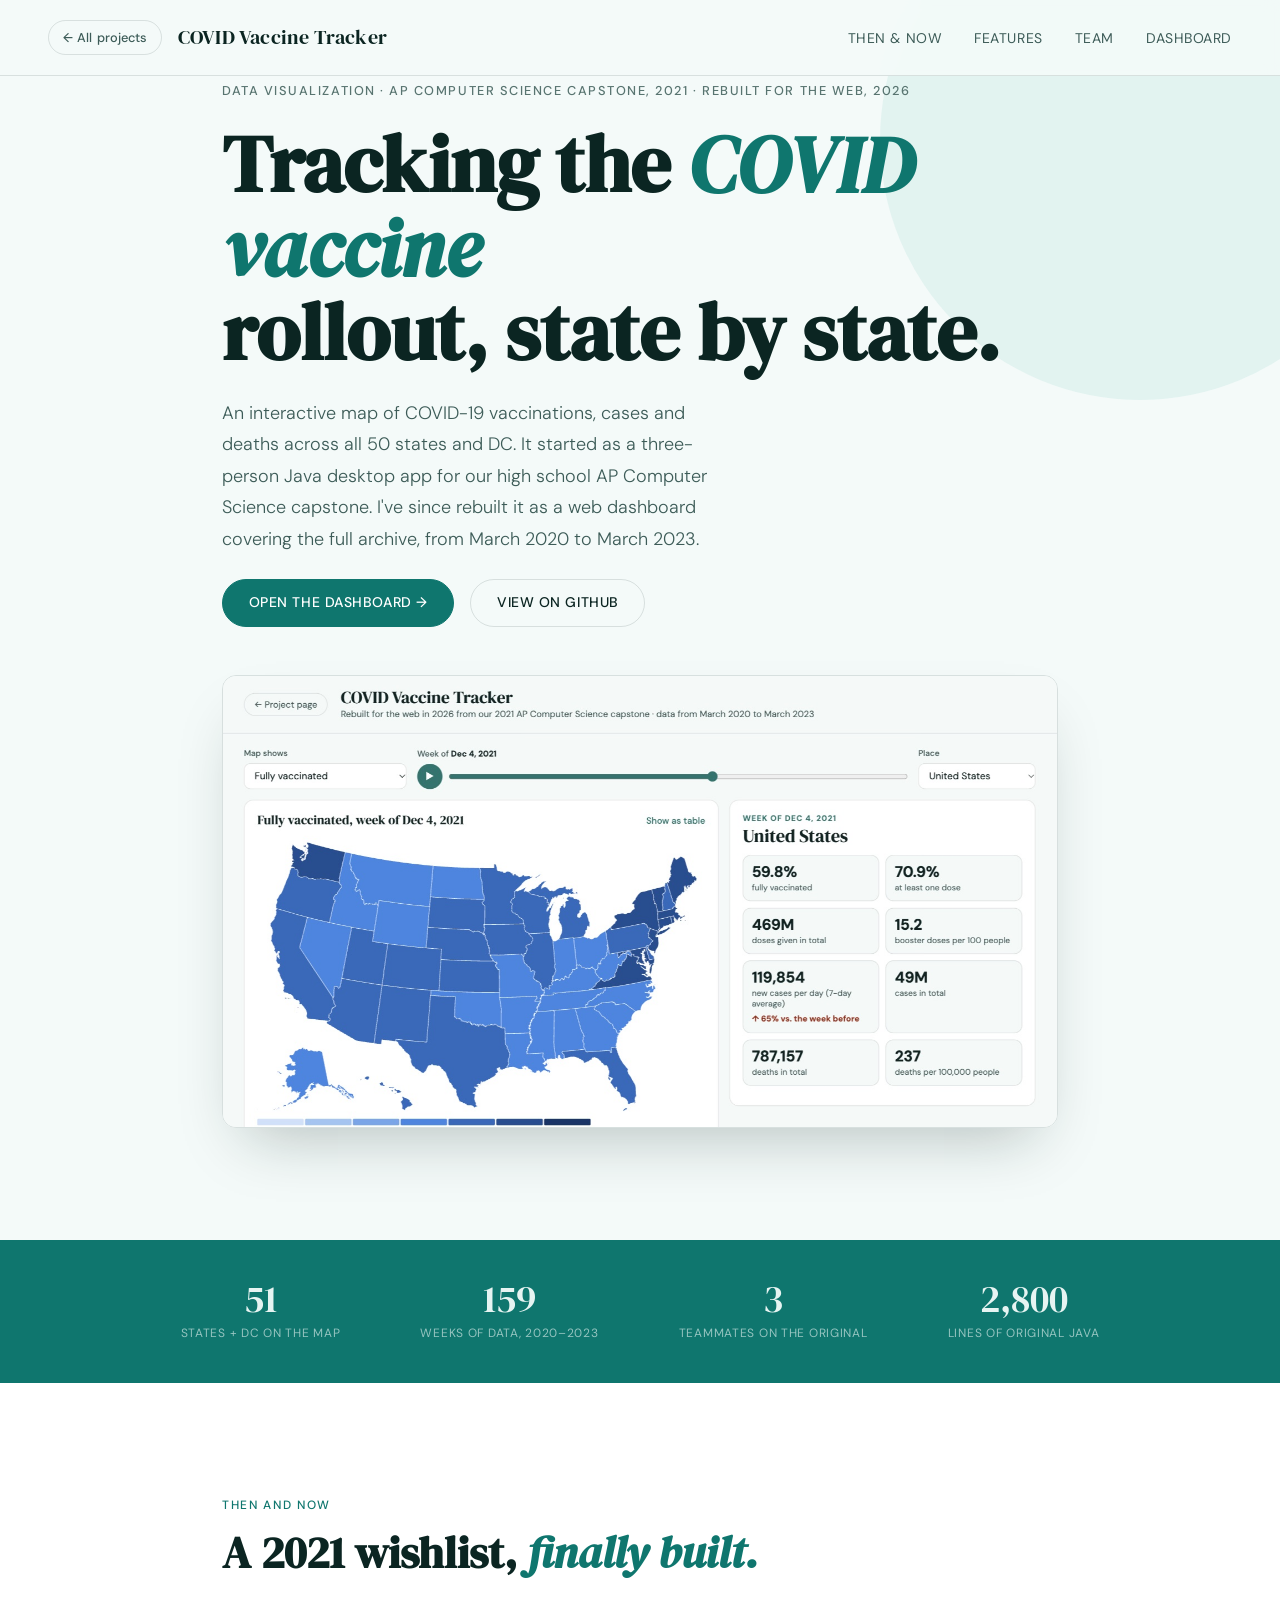
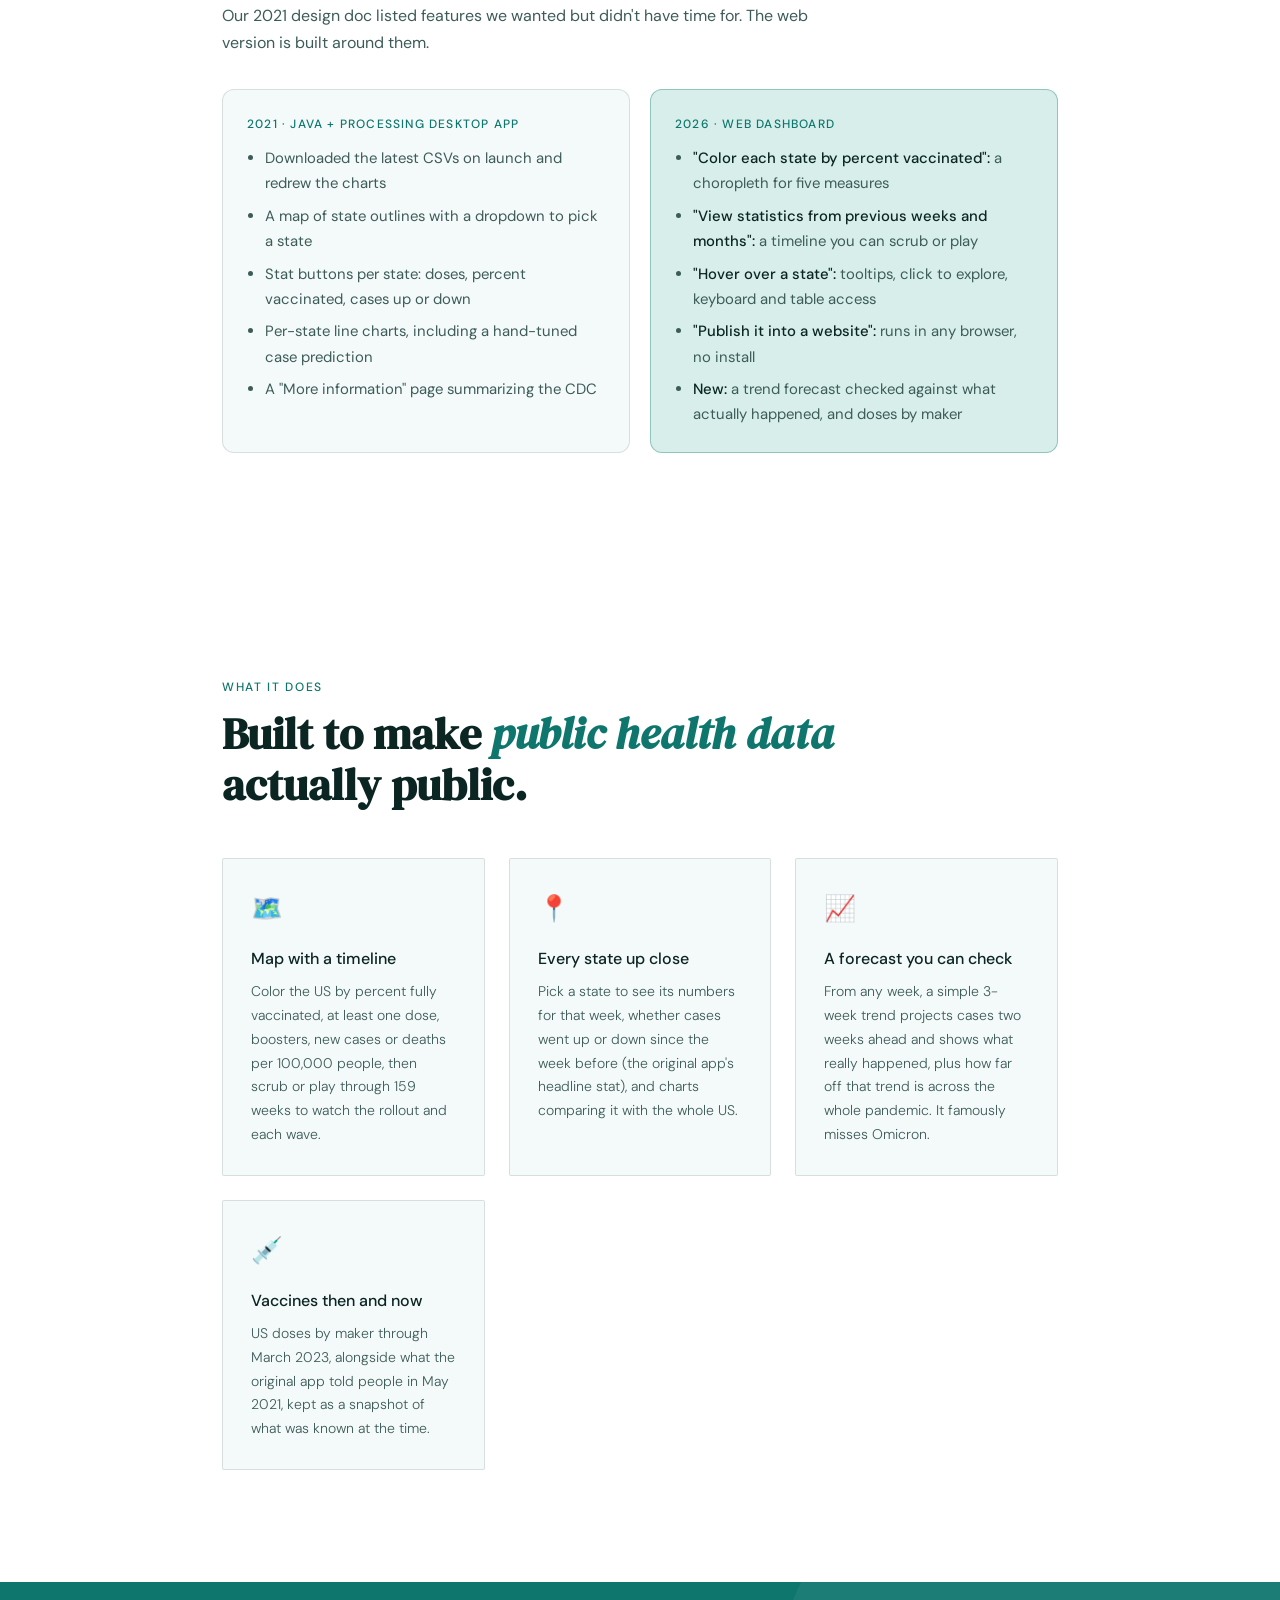
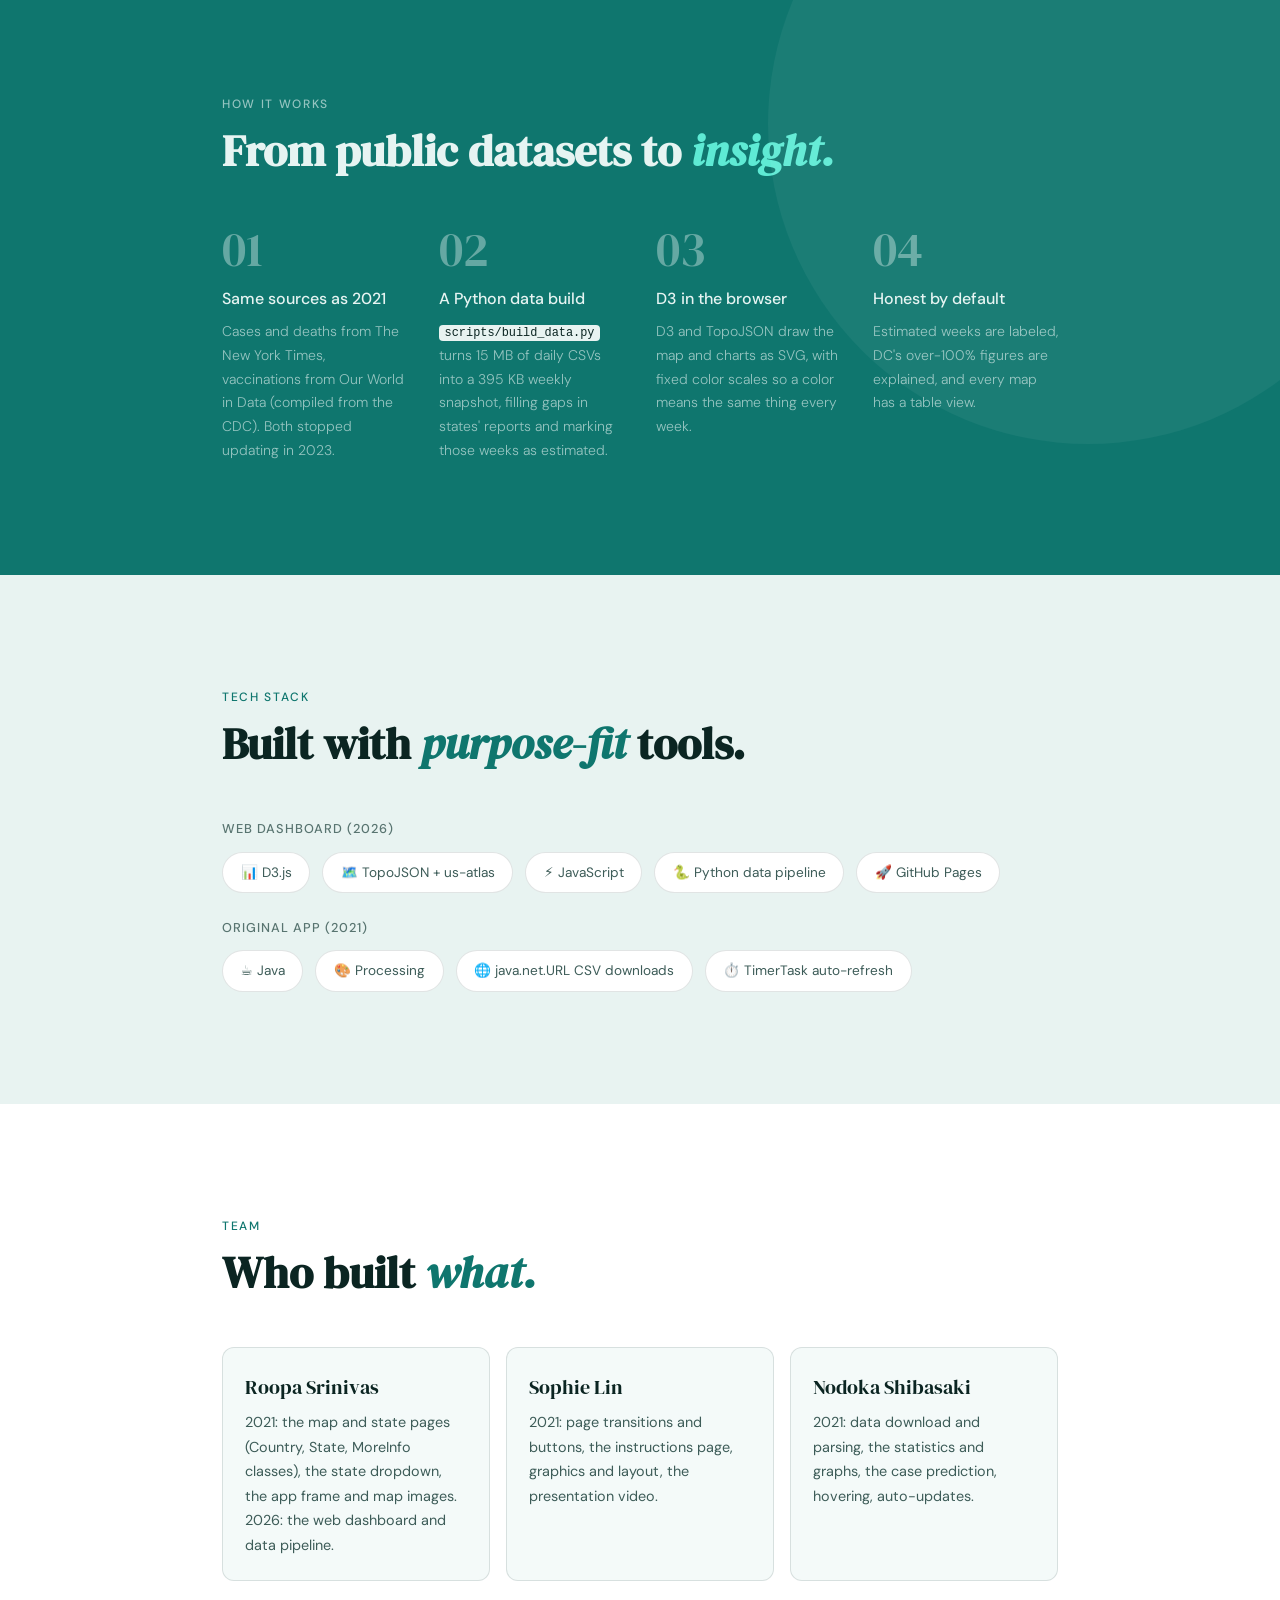
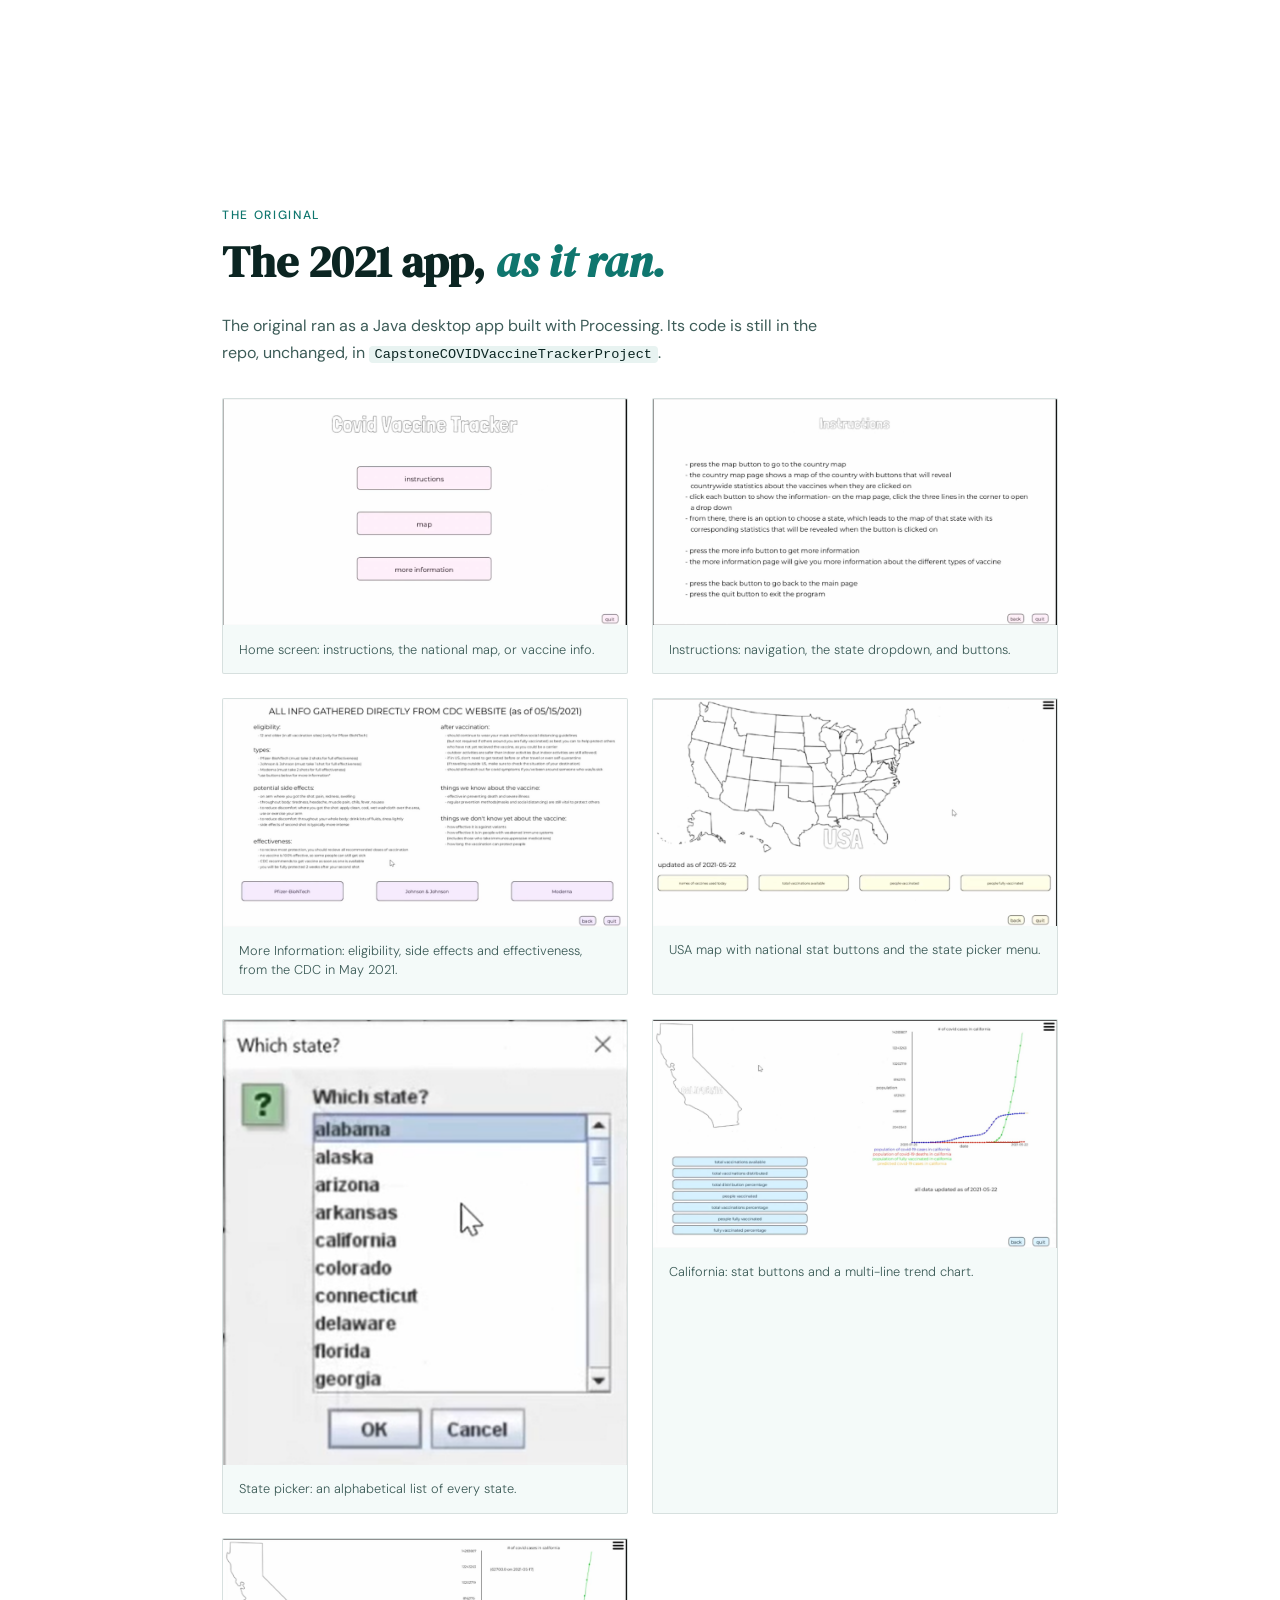
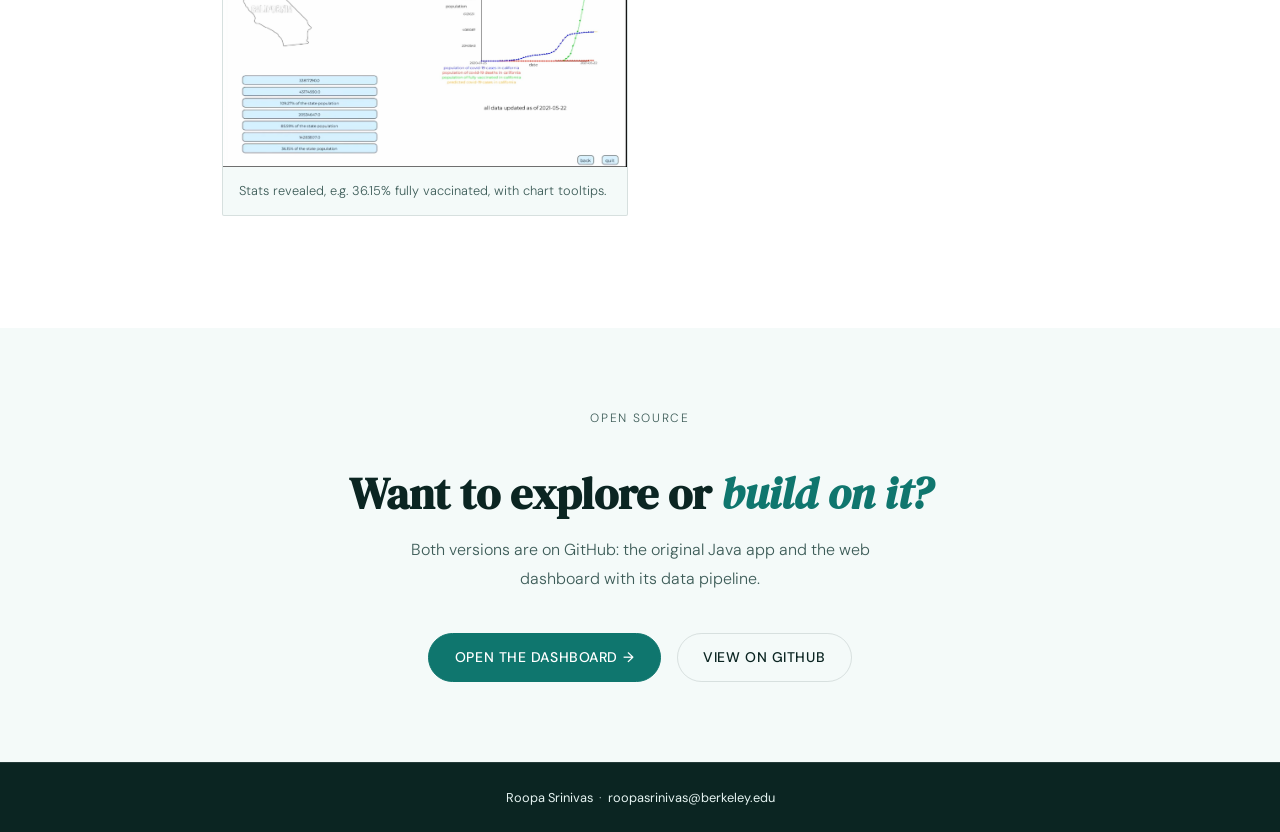
<file: index.html>
<!DOCTYPE html>
<html lang="en">
<head>
<meta charset="UTF-8" />
<meta name="viewport" content="width=device-width, initial-scale=1.0"/>
<meta name="theme-color" content="#0A1716" media="(prefers-color-scheme: dark)"/>
<meta name="theme-color" content="#F4FAF9" media="(prefers-color-scheme: light)"/>
<title>COVID Vaccine Tracker - Roopa Srinivas</title>
<meta name="description" content="An interactive map of COVID-19 vaccinations, cases and deaths by US state, 2020–2023. An AP Computer Science capstone from 2021, rebuilt for the web."/>
<link href="https://fonts.googleapis.com/css2?family=DM+Serif+Display:ital@0;1&family=DM+Sans:wght@300;400;500&display=swap" rel="stylesheet"/>
<style>
*, *::before, *::after { box-sizing: border-box; margin: 0; padding: 0; }
/* Public-health teal. Dark by default; light for devices set to light mode. */
:root {
  color-scheme: dark;
  --bg: #0A1716;
  --surface: #10211F;
  --surface2: #152A27;
  --ink: #E6F4F2;
  --ink2: #A9C6C2;
  --ink3: #7E9C98;
  --accent: #2EC4B6;
  --accent-hover: #5FD8CB;
  --on-accent: #032420;
  --accent-soft: rgba(46,196,182,0.16);
  --accent-line: rgba(46,196,182,0.45);
  --second: #F4A261;
  --border: rgba(230,244,242,0.12);
  --nav-bg: rgba(10,23,22,0.92);
  --band: #0F3F3A;
  --deep: #061110;
  --on-deep: #E6F4F2;
  --on-deep2: rgba(230,244,242,0.62);
  --on-deep3: rgba(230,244,242,0.4);
  --deep-em: #5EEAD4;
  --deep-glow: rgba(255,255,255,0.05);
  --deep-line: rgba(255,255,255,0.1);
  --shadow: rgba(0,0,0,0.5);
  --serif: 'DM Serif Display', Georgia, serif;
  --sans: 'DM Sans', system-ui, sans-serif;
}
@media (prefers-color-scheme: light) {
  :root {
    color-scheme: light;
    --bg: #F4FAF9;
    --surface: #FFFFFF;
    --surface2: #E8F3F1;
    --ink: #0B2522;
    --ink2: #3D5C58;
    --ink3: #587470;
    --accent: #0F766E;
    --accent-hover: #115E59;
    --on-accent: #FFFFFF;
    --accent-soft: #D7EEEB;
    --accent-line: rgba(15,118,110,0.35);
    --second: #C2410C;
    --border: rgba(11,37,34,0.12);
    --nav-bg: rgba(244,250,249,0.93);
    --band: #0F766E;
    --deep: #0B2522;
    --shadow: rgba(11,37,34,0.28);
  }
}
html { scroll-behavior: smooth; }
body { font-family: var(--sans); background: var(--bg); color: var(--ink); font-size: 16px; line-height: 1.7; }

nav {
  position: fixed; top: 0; left: 0; right: 0; z-index: 100;
  display: flex; align-items: center; justify-content: space-between;
  padding: 1.25rem 3rem;
  background: var(--nav-bg);
  backdrop-filter: blur(8px);
  border-bottom: 1px solid var(--border);
}
.nav-logo { font-family: var(--serif); font-size: 1.25rem; color: var(--ink); text-decoration: none; letter-spacing: 0.01em; }
.nav-links { display: flex; gap: 2rem; list-style: none; }
.nav-links a { font-size: 0.875rem; font-weight: 400; color: var(--ink2); text-decoration: none; letter-spacing: 0.04em; text-transform: uppercase; transition: color 0.2s; }
.nav-links a:hover { color: var(--accent); }

section { padding: 7rem 0; }
.container { max-width: 900px; margin: 0 auto; padding: 0 2rem; }

#hero { min-height: 100vh; display: flex; align-items: center; padding-top: 5rem; background: var(--bg); position: relative; overflow: hidden; }
#hero::before { content: ''; position: absolute; top: -120px; right: -120px; width: 520px; height: 520px; border-radius: 50%; background: var(--accent-soft); opacity: 0.6; pointer-events: none; }

.hero-eyebrow { font-size: 0.8rem; font-weight: 500; letter-spacing: 0.12em; text-transform: uppercase; color: var(--ink3); margin-bottom: 1.25rem; }
.hero-name { font-family: var(--serif); font-size: clamp(2.5rem, 7vw, 5rem); line-height: 1.05; color: var(--ink); margin-bottom: 1.5rem; }
.hero-name em { font-style: italic; color: var(--accent); }
.hero-desc { font-size: 1.125rem; color: var(--ink2); max-width: 520px; margin-bottom: 1.5rem; font-weight: 300; line-height: 1.75; }
.hero-links { display: flex; gap: 1rem; flex-wrap: wrap; align-items: center; }


.btn { display: inline-flex; align-items: center; gap: 0.4rem; padding: 0.7rem 1.6rem; border-radius: 100px; font-size: 0.875rem; font-weight: 500; letter-spacing: 0.04em; text-transform: uppercase; text-decoration: none; transition: all 0.2s; cursor: pointer; }
.btn-primary { background: var(--accent); color: var(--on-accent); border: 1.5px solid var(--accent); }
.btn-primary:hover { background: var(--accent-hover); border-color: var(--accent-hover); }
.btn-outline { background: transparent; color: var(--ink); border: 1.5px solid var(--border); }
.btn-outline:hover { border-color: var(--ink2); color: var(--accent); }

.section-label { font-size: 0.75rem; font-weight: 500; letter-spacing: 0.14em; text-transform: uppercase; color: var(--accent); margin-bottom: 0.75rem; }
.section-title { font-family: var(--serif); font-size: clamp(2rem, 4vw, 2.75rem); line-height: 1.15; color: var(--ink); margin-bottom: 3rem; }
.section-title em { font-style: italic; color: var(--accent); }

/* STATS */
.stats-strip { background: var(--band); padding: 2.5rem 3rem; display: flex; justify-content: center; gap: 5rem; flex-wrap: wrap; }
.stat { text-align: center; }
.stat-num { font-family: var(--serif); font-size: 2.4rem; color: var(--on-deep); line-height: 1; margin-bottom: 0.3rem; }
.stat-label { font-size: 0.75rem; color: var(--on-deep2); letter-spacing: 0.06em; text-transform: uppercase; }

/* FEATURES */
#features { background: var(--surface); }
.features-grid { display: grid; grid-template-columns: repeat(auto-fit, minmax(260px, 1fr)); gap: 1.5rem; }
.feature-card { padding: 1.75rem; border: 1px solid var(--border); border-radius: 2px; background: var(--bg); transition: border-color 0.2s, transform 0.2s; }
.feature-card:hover { border-color: var(--accent); transform: translateY(-2px); }
.feature-icon { font-size: 1.6rem; margin-bottom: 0.9rem; }
.feature-title { font-size: 1rem; font-weight: 500; color: var(--ink); margin-bottom: 0.5rem; }
.feature-desc { font-size: 0.875rem; color: var(--ink2); font-weight: 300; line-height: 1.7; }

/* HOW */
#how { background: var(--band); position: relative; overflow: hidden; }
#how::before { content: ''; position: absolute; top: -30%; right: -10%; width: 50vw; height: 50vw; border-radius: 50%; background: var(--deep-glow); pointer-events: none; }
#how .section-label { color: var(--on-deep2); }
#how .section-title { color: var(--on-deep); }
#how .section-title em { color: var(--deep-em); }
.steps { display: grid; grid-template-columns: repeat(4, 1fr); gap: 2rem; position: relative; z-index: 1; }
.step-num { font-family: var(--serif); font-size: 3rem; color: var(--on-deep3); line-height: 1; margin-bottom: 0.75rem; }
.step-title { font-size: 1rem; font-weight: 500; color: var(--on-deep); margin-bottom: 0.5rem; }
.step-desc { font-size: 0.875rem; font-weight: 300; color: var(--on-deep2); line-height: 1.7; }

/* TECH */
#tech { background: var(--surface2); }
.tech-grid { display: flex; flex-wrap: wrap; gap: 0.75rem; margin-top: 0.5rem; }
.tech-pill { display: inline-flex; align-items: center; gap: 0.5rem; padding: 0.5rem 1.1rem; background: var(--surface); border: 1px solid var(--border); border-radius: 100px; font-size: 0.85rem; color: var(--ink2); transition: border-color 0.2s, background 0.2s; }
.tech-pill:hover { border-color: var(--accent); background: var(--accent-soft); color: var(--accent); }

/* DEMO */
#demo { background: var(--deep); position: relative; overflow: hidden; }
#demo::before { content: ''; position: absolute; bottom: -20%; left: -10%; width: 45vw; height: 45vw; border-radius: 50%; background: var(--accent-soft); pointer-events: none; }
.demo-inner { position: relative; z-index: 1; }
#demo .section-label { color: var(--deep-em); }
#demo .section-title { color: var(--on-deep); }
#demo .section-title em { color: var(--deep-em); }
#demo .section-sub { font-size: 0.95rem; font-weight: 300; color: var(--on-deep2); max-width: 520px; line-height: 1.8; margin-bottom: 2.5rem; }
.demo-link { display: inline-block; background: var(--accent); color: var(--on-accent); padding: 0.7rem 1.6rem; border-radius: 100px; text-decoration: none; font-size: 0.875rem; font-weight: 500; letter-spacing: 0.04em; text-transform: uppercase; transition: background 0.2s; margin-bottom: 3rem; }
.demo-link:hover { background: var(--accent-hover); }
.demo-steps { display: grid; grid-template-columns: repeat(auto-fit, minmax(200px, 1fr)); gap: 1.2rem; }
.demo-step { background: var(--deep-glow); border: 1px solid var(--deep-line); border-radius: 2px; padding: 1.4rem; transition: border-color 0.2s; }
.demo-step:hover { border-color: var(--deep-em); }
.demo-step-num { background: var(--accent); color: var(--on-accent); width: 26px; height: 26px; border-radius: 50%; display: flex; align-items: center; justify-content: center; font-size: 0.75rem; font-weight: 500; margin-bottom: 0.8rem; }
.demo-step h4 { font-size: 0.9rem; font-weight: 500; color: var(--on-deep); margin-bottom: 0.35rem; }
.demo-step p { font-size: 0.82rem; color: var(--on-deep2); line-height: 1.6; font-weight: 300; }

/* GALLERY */
#gallery { background: var(--surface); }
.screenshot-grid { display: grid; grid-template-columns: repeat(auto-fit, minmax(280px, 1fr)); gap: 1.5rem; }
.screenshot-card { border: 1px solid var(--border); border-radius: 2px; overflow: hidden; background: var(--bg); transition: border-color 0.2s, transform 0.2s; }
.screenshot-card:hover { border-color: var(--accent); transform: translateY(-2px); }
.screenshot-card img { width: 100%; display: block; }
.screenshot-caption { padding: 0.9rem 1rem; font-size: 0.8rem; color: var(--ink2); font-weight: 300; line-height: 1.5; }

/* CTA */
#cta { background: var(--bg); text-align: center; padding: 5rem 0; }
#cta .section-title { margin: 0 auto 1rem; }
#cta p { color: var(--ink2); max-width: 480px; margin: 0 auto 2.5rem; font-weight: 300; line-height: 1.8; }
.cta-buttons { display: flex; justify-content: center; gap: 1rem; flex-wrap: wrap; }

footer { background: var(--deep); border-top: 1px solid var(--deep-line); text-align: center; padding: 1.5rem; font-size: 0.8rem; color: var(--on-deep2); }
footer a { color: var(--on-deep); text-decoration: none; }
footer a:hover { color: var(--deep-em); }

@media (max-width: 700px) {
  nav { padding: 1rem 1.5rem; }
  .nav-links { gap: 1.25rem; }
  .steps { grid-template-columns: 1fr 1fr; }
  .stats-strip { gap: 2.5rem; padding: 2rem; }
  section { padding: 5rem 0; }
}
@keyframes fadeUp { from { opacity: 0; transform: translateY(24px); } to { opacity: 1; transform: translateY(0); } }
.hero-eyebrow { animation: fadeUp 0.6s ease both; }
.hero-name { animation: fadeUp 0.6s 0.1s ease both; }
.hero-desc { animation: fadeUp 0.6s 0.2s ease both; }
.hero-links { animation: fadeUp 0.6s 0.3s ease both; }
/* Back to the projects on roopa-srinivas.github.io, on every project page. */
.nav-left { display: flex; align-items: center; gap: 1rem; min-width: 0; }
.nav-back { display: inline-flex; align-items: center; gap: 0.3rem; font-size: 0.8rem; font-weight: 500; color: var(--ink2); text-decoration: none; padding: 0.35rem 0.85rem; border: 1px solid var(--border); border-radius: 999px; white-space: nowrap; transition: color 0.2s, border-color 0.2s; }
.nav-back:hover { color: var(--accent); border-color: var(--accent); }
@media (max-width: 700px) {
  .nav-back .long { display: none; }
  .nav-logo { white-space: nowrap; font-size: 1.05rem; }
  /* Too many section links for a phone; the back button and title stay. */
  .nav-links { display: none; }
}
/* Rebuild additions: dashboard preview, then-and-now, team. */
.hero-shot { display: block; margin-top: 3rem; border-radius: 14px; overflow: hidden; border: 1px solid var(--border); box-shadow: 0 30px 60px -24px var(--shadow); transition: transform 0.25s; }
.hero-shot:hover { transform: translateY(-3px); }
.hero-shot img { display: block; width: 100%; height: auto; }
.section-sub { color: var(--ink2); max-width: 620px; margin: -1.5rem 0 2rem; }
code { font-size: 0.85em; color: var(--ink); background: var(--surface2); padding: 0.05rem 0.35rem; border-radius: 4px; }
#story { background: var(--surface); }
.then-now { display: grid; grid-template-columns: 1fr 1fr; gap: 1.25rem; }
.era { border: 1px solid var(--border); border-radius: 12px; padding: 1.5rem; background: var(--bg); }
.era.now { border-color: var(--accent-line); background: var(--accent-soft); }
.era-label { font-size: 0.75rem; font-weight: 500; letter-spacing: 0.1em; text-transform: uppercase; color: var(--accent); margin-bottom: 0.75rem; }
.era ul { padding-left: 1.1rem; display: grid; gap: 0.45rem; font-size: 0.93rem; color: var(--ink2); }
.era strong { color: var(--ink); font-weight: 500; }
.tech-era { font-size: 0.8rem; font-weight: 500; letter-spacing: 0.08em; text-transform: uppercase; color: var(--ink3); margin: 1.5rem 0 0.75rem; }
.tech-era:first-of-type { margin-top: 0; }
#team { background: var(--surface); }
.team-grid { display: grid; grid-template-columns: repeat(auto-fit, minmax(240px, 1fr)); gap: 1rem; }
.team-card { border: 1px solid var(--border); border-radius: 12px; padding: 1.4rem; background: var(--bg); }
.team-card h3 { font-family: var(--serif); font-weight: 400; font-size: 1.25rem; margin-bottom: 0.4rem; }
.team-card p { font-size: 0.9rem; color: var(--ink2); }
@media (max-width: 700px) { .then-now { grid-template-columns: 1fr; } }
</style>
</head>
<body>

<nav>
  <div class="nav-left">
    <a class="nav-back" href="https://roopa-srinivas.github.io/#projects" aria-label="All projects by Roopa Srinivas">← <span class="long">All </span>projects</a>
    <a class="nav-logo" href="#">COVID Vaccine Tracker</a>
  </div>
  <ul class="nav-links">
    <li><a href="#story">Then &amp; Now</a></li>
    <li><a href="#features">Features</a></li>
    <li><a href="#team">Team</a></li>
    <li><a href="dashboard/">Dashboard</a></li>
  </ul>
</nav>

<section id="hero">
  <div class="container">
    <p class="hero-eyebrow">Data Visualization · AP Computer Science Capstone, 2021 · Rebuilt for the web, 2026</p>
    <h1 class="hero-name">Tracking the <em>COVID vaccine</em><br>rollout, state by state.</h1>
    <p class="hero-desc">An interactive map of COVID-19 vaccinations, cases and deaths across all 50 states and DC. It started as a three-person Java desktop app for our high school AP Computer Science capstone. I've since rebuilt it as a web dashboard covering the full archive, from March 2020 to March 2023.</p>
    <div class="hero-links">
      <a class="btn btn-primary" href="dashboard/">Open the dashboard →</a>
      <a class="btn btn-outline" href="https://github.com/roopa-srinivas/COVIDVaccineTracker" target="_blank" rel="noopener">View on GitHub</a>
    </div>
    <a class="hero-shot" href="dashboard/" aria-label="Open the dashboard">
      <picture>
        <source srcset="dashboard-preview.jpg" media="(prefers-color-scheme: light)"/>
        <img src="dashboard-preview-dark.jpg" width="1504" height="812" alt="The dashboard: a US map colored by percent fully vaccinated in December 2021, a timeline slider, and US totals such as 59.8% fully vaccinated and 469 million doses given."/>
      </picture>
    </a>
  </div>
</section>

<div class="stats-strip">
  <div class="stat"><div class="stat-num">51</div><div class="stat-label">States + DC on the map</div></div>
  <div class="stat"><div class="stat-num">159</div><div class="stat-label">Weeks of data, 2020–2023</div></div>
  <div class="stat"><div class="stat-num">3</div><div class="stat-label">Teammates on the original</div></div>
  <div class="stat"><div class="stat-num">2,800</div><div class="stat-label">Lines of original Java</div></div>
</div>

<section id="story">
  <div class="container">
    <p class="section-label">Then and now</p>
    <h2 class="section-title">A 2021 wishlist, <em>finally built.</em></h2>
    <p class="section-sub">Our 2021 design doc listed features we wanted but didn't have time for. The web version is built around them.</p>
    <div class="then-now">
      <div class="era">
        <p class="era-label">2021 · Java + Processing desktop app</p>
        <ul>
          <li>Downloaded the latest CSVs on launch and redrew the charts</li>
          <li>A map of state outlines with a dropdown to pick a state</li>
          <li>Stat buttons per state: doses, percent vaccinated, cases up or down</li>
          <li>Per-state line charts, including a hand-tuned case prediction</li>
          <li>A "More information" page summarizing the CDC</li>
        </ul>
      </div>
      <div class="era now">
        <p class="era-label">2026 · Web dashboard</p>
        <ul>
          <li><strong>"Color each state by percent vaccinated":</strong> a choropleth for five measures</li>
          <li><strong>"View statistics from previous weeks and months":</strong> a timeline you can scrub or play</li>
          <li><strong>"Hover over a state":</strong> tooltips, click to explore, keyboard and table access</li>
          <li><strong>"Publish it into a website":</strong> runs in any browser, no install</li>
          <li><strong>New:</strong> a trend forecast checked against what actually happened, and doses by maker</li>
        </ul>
      </div>
    </div>
  </div>
</section>

<section id="features">
  <div class="container">
    <p class="section-label">What it does</p>
    <h2 class="section-title">Built to make <em>public health data</em><br>actually public.</h2>
    <div class="features-grid">
      <div class="feature-card"><div class="feature-icon">🗺️</div><div class="feature-title">Map with a timeline</div><p class="feature-desc">Color the US by percent fully vaccinated, at least one dose, boosters, new cases or deaths per 100,000 people, then scrub or play through 159 weeks to watch the rollout and each wave.</p></div>
      <div class="feature-card"><div class="feature-icon">📍</div><div class="feature-title">Every state up close</div><p class="feature-desc">Pick a state to see its numbers for that week, whether cases went up or down since the week before (the original app's headline stat), and charts comparing it with the whole US.</p></div>
      <div class="feature-card"><div class="feature-icon">📈</div><div class="feature-title">A forecast you can check</div><p class="feature-desc">From any week, a simple 3-week trend projects cases two weeks ahead and shows what really happened, plus how far off that trend is across the whole pandemic. It famously misses Omicron.</p></div>
      <div class="feature-card"><div class="feature-icon">💉</div><div class="feature-title">Vaccines then and now</div><p class="feature-desc">US doses by maker through March 2023, alongside what the original app told people in May 2021, kept as a snapshot of what was known at the time.</p></div>
    </div>
  </div>
</section>

<section id="how">
  <div class="container">
    <p class="section-label">How it works</p>
    <h2 class="section-title">From public datasets to <em>insight.</em></h2>
    <div class="steps">
      <div class="step"><div class="step-num">01</div><div class="step-title">Same sources as 2021</div><p class="step-desc">Cases and deaths from The New York Times, vaccinations from Our World in Data (compiled from the CDC). Both stopped updating in 2023.</p></div>
      <div class="step"><div class="step-num">02</div><div class="step-title">A Python data build</div><p class="step-desc"><code>scripts/build_data.py</code> turns 15 MB of daily CSVs into a 395 KB weekly snapshot, filling gaps in states' reports and marking those weeks as estimated.</p></div>
      <div class="step"><div class="step-num">03</div><div class="step-title">D3 in the browser</div><p class="step-desc">D3 and TopoJSON draw the map and charts as SVG, with fixed color scales so a color means the same thing every week.</p></div>
      <div class="step"><div class="step-num">04</div><div class="step-title">Honest by default</div><p class="step-desc">Estimated weeks are labeled, DC's over-100% figures are explained, and every map has a table view.</p></div>
    </div>
  </div>
</section>

<section id="tech">
  <div class="container">
    <p class="section-label">Tech Stack</p>
    <h2 class="section-title">Built with <em>purpose-fit</em> tools.</h2>
    <p class="tech-era">Web dashboard (2026)</p>
    <div class="tech-grid">
      <div class="tech-pill">📊 D3.js</div>
      <div class="tech-pill">🗺️ TopoJSON + us-atlas</div>
      <div class="tech-pill">⚡ JavaScript</div>
      <div class="tech-pill">🐍 Python data pipeline</div>
      <div class="tech-pill">🚀 GitHub Pages</div>
    </div>
    <p class="tech-era">Original app (2021)</p>
    <div class="tech-grid">
      <div class="tech-pill">☕ Java</div>
      <div class="tech-pill">🎨 Processing</div>
      <div class="tech-pill">🌐 java.net.URL CSV downloads</div>
      <div class="tech-pill">⏱️ TimerTask auto-refresh</div>
    </div>
  </div>
</section>

<section id="team">
  <div class="container">
    <p class="section-label">Team</p>
    <h2 class="section-title">Who built <em>what.</em></h2>
    <div class="team-grid">
      <div class="team-card"><h3>Roopa Srinivas</h3><p>2021: the map and state pages (Country, State, MoreInfo classes), the state dropdown, the app frame and map images.<br>2026: the web dashboard and data pipeline.</p></div>
      <div class="team-card"><h3>Sophie Lin</h3><p>2021: page transitions and buttons, the instructions page, graphics and layout, the presentation video.</p></div>
      <div class="team-card"><h3>Nodoka Shibasaki</h3><p>2021: data download and parsing, the statistics and graphs, the case prediction, hovering, auto-updates.</p></div>
    </div>
  </div>
</section>

<section id="gallery">
  <div class="container">
    <p class="section-label">The original</p>
    <h2 class="section-title">The 2021 app, <em>as it ran.</em></h2>
    <p class="section-sub">The original ran as a Java desktop app built with Processing. Its code is still in the repo, unchanged, in <code>CapstoneCOVIDVaccineTrackerProject</code>.</p>
    <div class="screenshot-grid">
      <div class="screenshot-card"><img src="covid1.png" alt="Home screen" loading="lazy"/><div class="screenshot-caption">Home screen: instructions, the national map, or vaccine info.</div></div>
      <div class="screenshot-card"><img src="covid2.png" alt="Instructions screen" loading="lazy"/><div class="screenshot-caption">Instructions: navigation, the state dropdown, and buttons.</div></div>
      <div class="screenshot-card"><img src="covid3.png" alt="More Information page" loading="lazy"/><div class="screenshot-caption">More Information: eligibility, side effects and effectiveness, from the CDC in May 2021.</div></div>
      <div class="screenshot-card"><img src="covid4.png" alt="USA map view" loading="lazy"/><div class="screenshot-caption">USA map with national stat buttons and the state picker menu.</div></div>
      <div class="screenshot-card"><img src="covid5.png" alt="State picker dropdown" loading="lazy"/><div class="screenshot-caption">State picker: an alphabetical list of every state.</div></div>
      <div class="screenshot-card"><img src="covid6.png" alt="California state view" loading="lazy"/><div class="screenshot-caption">California: stat buttons and a multi-line trend chart.</div></div>
      <div class="screenshot-card"><img src="covid7.png" alt="California stats revealed" loading="lazy"/><div class="screenshot-caption">Stats revealed, e.g. 36.15% fully vaccinated, with chart tooltips.</div></div>
    </div>
  </div>
</section>

<section id="cta">
  <div class="container">
    <p class="section-label">Open Source</p>
    <h2 class="section-title">Want to explore or <em>build on it?</em></h2>
    <p>Both versions are on GitHub: the original Java app and the web dashboard with its data pipeline.</p>
    <div class="cta-buttons">
      <a class="btn btn-primary" href="dashboard/">Open the dashboard →</a>
      <a class="btn btn-outline" href="https://github.com/roopa-srinivas/COVIDVaccineTracker" target="_blank" rel="noopener">View on GitHub</a>
    </div>
  </div>
</section>

<footer>
  <a href="https://roopa-srinivas.github.io/">Roopa Srinivas</a> &nbsp;·&nbsp; <a href="mailto:roopasrinivas@berkeley.edu">roopasrinivas@berkeley.edu</a>
</footer>
</body>
</html>
</file>
